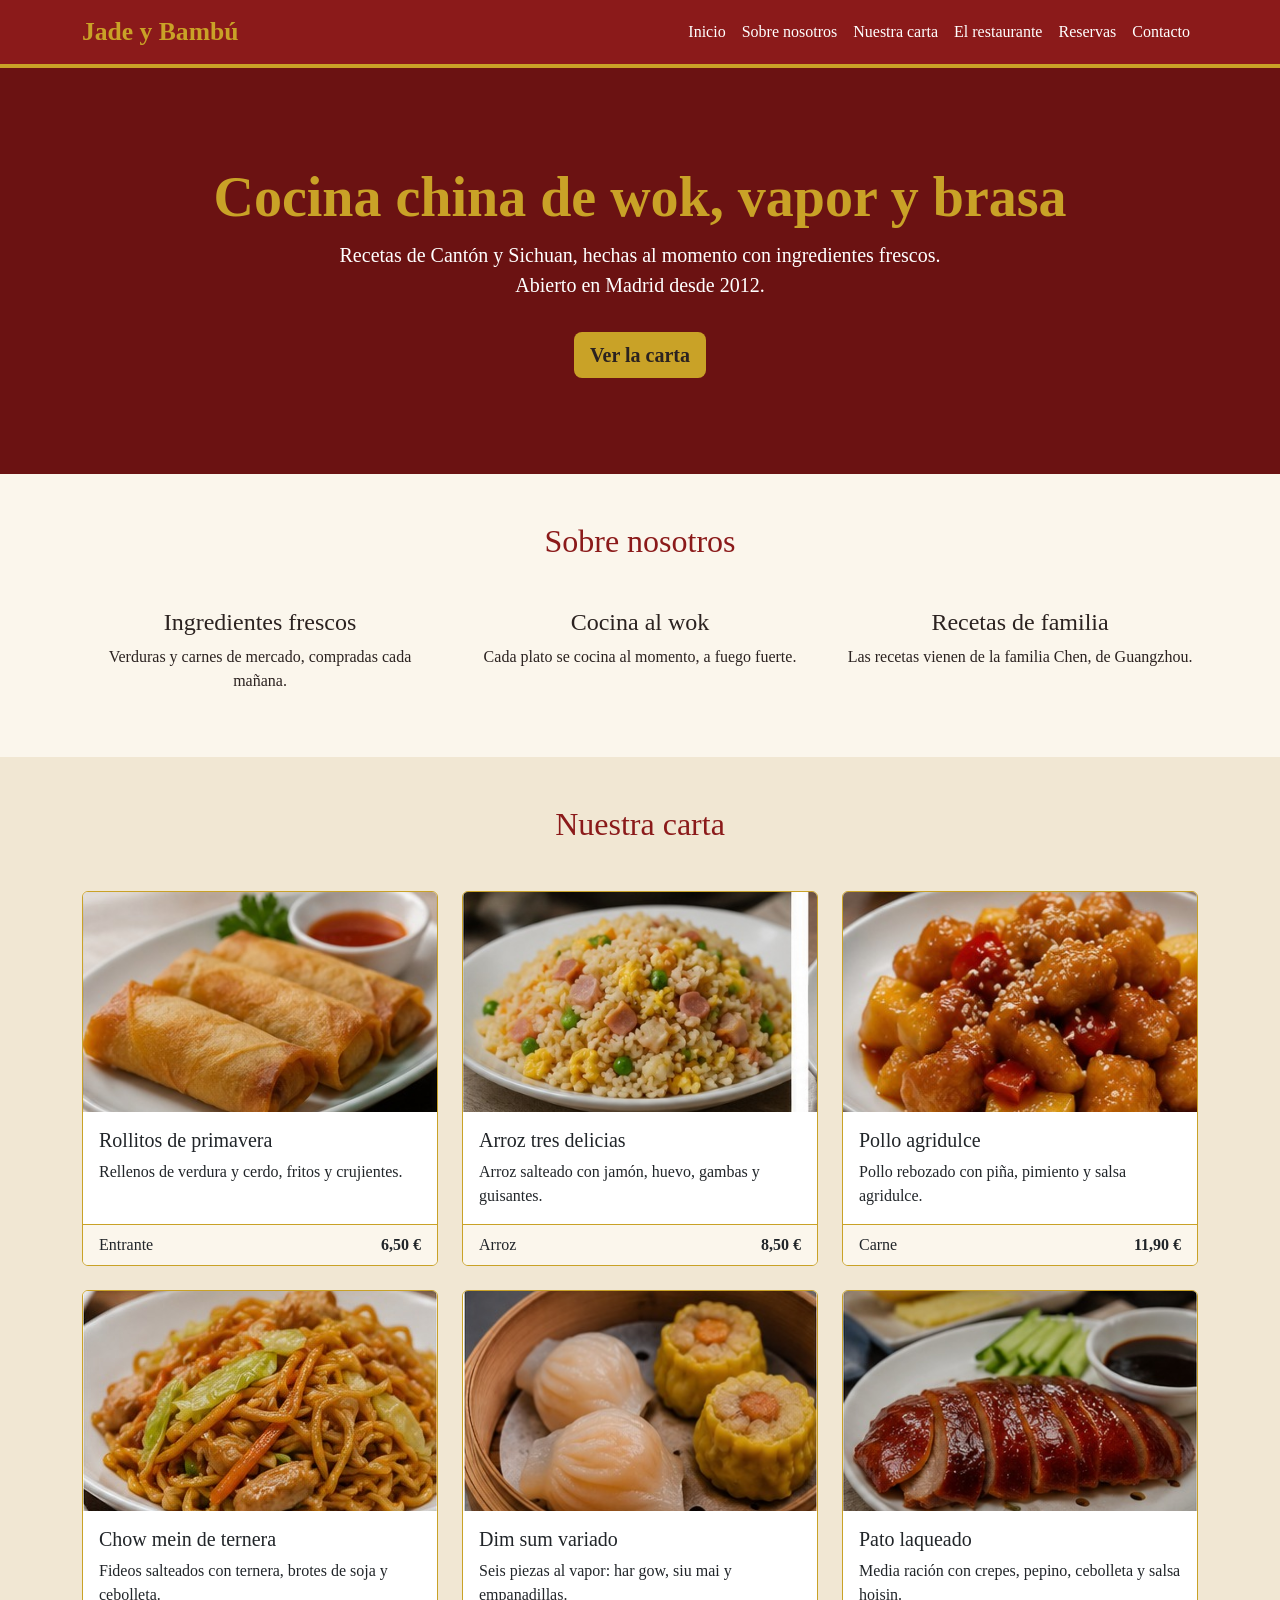
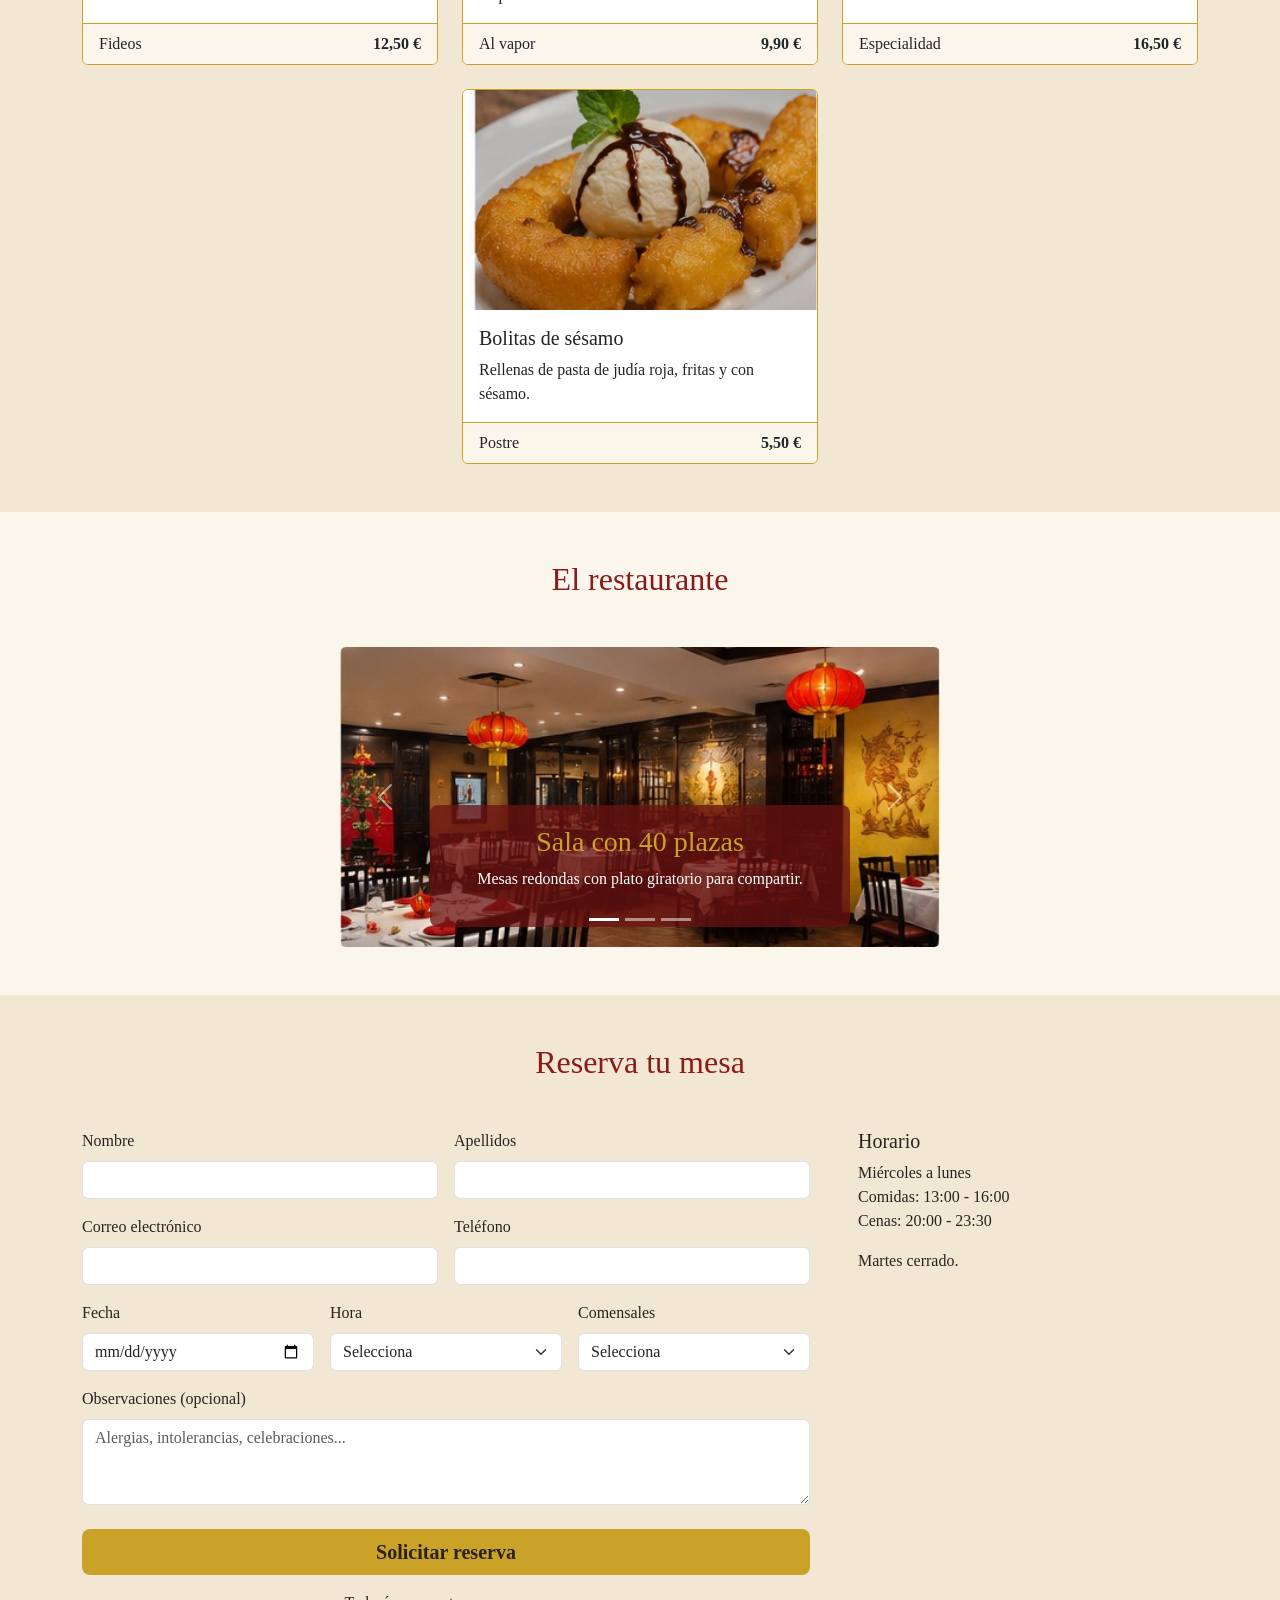
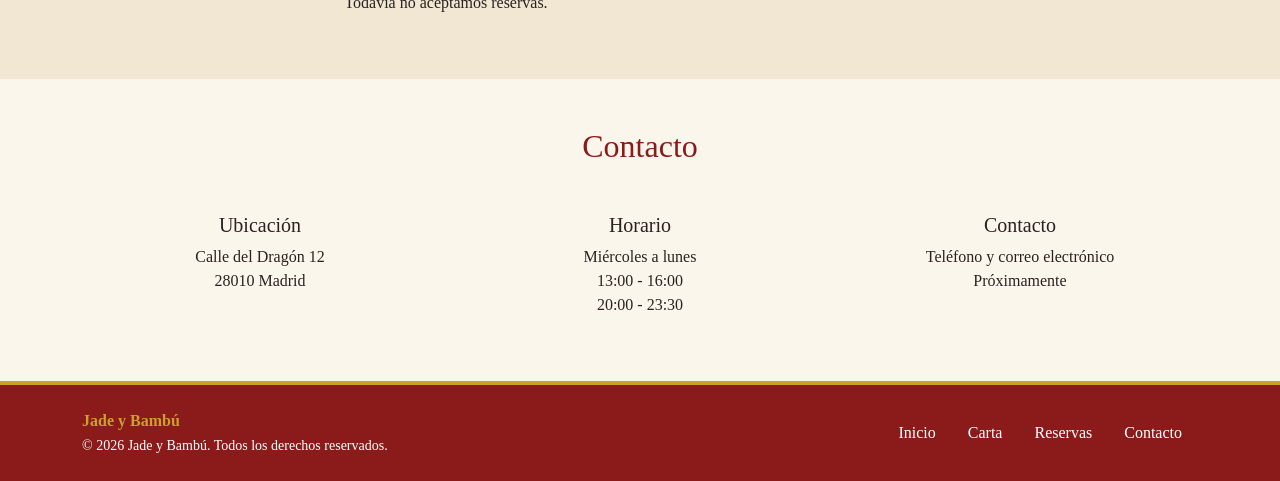
<file: index.html>
<!DOCTYPE html>
<html lang="es">

<head>
    <meta charset="UTF-8">
    <meta name="viewport" content="width=device-width, initial-scale=1.0">
    <meta name="description" content="Restaurante chino de cocina tradicional en Madrid">
    <title>Jade y Bambú | Restaurante Chino</title>

    <!-- Favicon -->
    <link rel="icon" type="image/x-icon" href="favicon/restaurante.ico">

    <!-- Bootstrap -->
    <link href="https://cdn.jsdelivr.net/npm/bootstrap@5.3.3/dist/css/bootstrap.min.css" rel="stylesheet">
    <script src="https://cdn.jsdelivr.net/npm/bootstrap@5.3.3/dist/js/bootstrap.bundle.min.js"></script>

    <!-- CSS propio -->
    <link rel="stylesheet" href="style.css">
</head>

<body id="inicio">

    <!-- CABECERA -->
    <nav class="navbar navbar-expand-lg cabecera">
        <div class="container">
            <a class="navbar-brand marca" href="#inicio">Jade y Bambú</a>

            <button class="navbar-toggler" type="button" data-bs-toggle="collapse"
                data-bs-target="#menu" aria-label="Abrir menú">
                <span class="navbar-toggler-icon"></span>
            </button>

            <div class="collapse navbar-collapse" id="menu">
                <ul class="navbar-nav ms-auto">
                    <li class="nav-item"><a class="nav-link" href="#inicio">Inicio</a></li>
                    <li class="nav-item"><a class="nav-link" href="#nosotros">Sobre nosotros</a></li>
                    <li class="nav-item"><a class="nav-link" href="#carta">Nuestra carta</a></li>
                    <li class="nav-item"><a class="nav-link" href="#restaurante">El restaurante</a></li>
                    <li class="nav-item"><a class="nav-link" href="#reservas">Reservas</a></li>
                    <li class="nav-item"><a class="nav-link" href="#contacto">Contacto</a></li>
                </ul>
            </div>
        </div>
    </nav>

    <main>

        <!-- HERO -->
        <section class="hero text-center">
            <div class="container">
                <h1 class="display-4 fw-bold">Cocina china de wok, vapor y brasa</h1>
                <p class="lead mx-auto">
                    Recetas de Cantón y Sichuan, hechas al momento con ingredientes frescos.
                    Abierto en Madrid desde 2012.
                </p>
                <a href="#carta" class="btn btn-rojo btn-lg">Ver la carta</a>
            </div>
        </section>

        <!-- NOSOTROS -->
        <section class="container py-5" id="nosotros">
            <h2 class="text-center mb-5">Sobre nosotros</h2>

            <div class="row g-4 text-center">
                <div class="col-md-4">
                    <h3 class="h4">Ingredientes frescos</h3>
                    <p>Verduras y carnes de mercado, compradas cada mañana.</p>
                </div>
                <div class="col-md-4">
                    <h3 class="h4">Cocina al wok</h3>
                    <p>Cada plato se cocina al momento, a fuego fuerte.</p>
                </div>
                <div class="col-md-4">
                    <h3 class="h4">Recetas de familia</h3>
                    <p>Las recetas vienen de la familia Chen, de Guangzhou.</p>
                </div>
            </div>
        </section>

        <!-- CARTA -->
        <section class="seccion-clara py-5" id="carta">
            <div class="container">
                <h2 class="text-center mb-5">Nuestra carta</h2>

                <div class="row g-4 justify-content-center">

                    <div class="col-md-6 col-lg-4">
                        <div class="card h-100">
                            <img src="imagenes/rollitos.jpg" class="card-img-top" alt="Rollitos de primavera">
                            <div class="card-body">
                                <h3 class="h5 card-title">Rollitos de primavera</h3>
                                <p class="card-text">Rellenos de verdura y cerdo, fritos y crujientes.</p>
                            </div>
                            <div class="card-footer d-flex justify-content-between">
                                <span>Entrante</span>
                                <strong>6,50 €</strong>
                            </div>
                        </div>
                    </div>

                    <div class="col-md-6 col-lg-4">
                        <div class="card h-100">
                            <img src="imagenes/arroz-tres-delicias.jpg" class="card-img-top" alt="Arroz tres delicias">
                            <div class="card-body">
                                <h3 class="h5 card-title">Arroz tres delicias</h3>
                                <p class="card-text">Arroz salteado con jamón, huevo, gambas y guisantes.</p>
                            </div>
                            <div class="card-footer d-flex justify-content-between">
                                <span>Arroz</span>
                                <strong>8,50 €</strong>
                            </div>
                        </div>
                    </div>

                    <div class="col-md-6 col-lg-4">
                        <div class="card h-100">
                            <img src="imagenes/pollo-agridulce.jpg" class="card-img-top" alt="Pollo agridulce">
                            <div class="card-body">
                                <h3 class="h5 card-title">Pollo agridulce</h3>
                                <p class="card-text">Pollo rebozado con piña, pimiento y salsa agridulce.</p>
                            </div>
                            <div class="card-footer d-flex justify-content-between">
                                <span>Carne</span>
                                <strong>11,90 €</strong>
                            </div>
                        </div>
                    </div>

                    <div class="col-md-6 col-lg-4">
                        <div class="card h-100">
                            <img src="imagenes/chow-mein.jpg" class="card-img-top" alt="Chow mein de ternera">
                            <div class="card-body">
                                <h3 class="h5 card-title">Chow mein de ternera</h3>
                                <p class="card-text">Fideos salteados con ternera, brotes de soja y cebolleta.</p>
                            </div>
                            <div class="card-footer d-flex justify-content-between">
                                <span>Fideos</span>
                                <strong>12,50 €</strong>
                            </div>
                        </div>
                    </div>

                    <div class="col-md-6 col-lg-4">
                        <div class="card h-100">
                            <img src="imagenes/dim-sum.jpg" class="card-img-top" alt="Dim sum variado">
                            <div class="card-body">
                                <h3 class="h5 card-title">Dim sum variado</h3>
                                <p class="card-text">Seis piezas al vapor: har gow, siu mai y empanadillas.</p>
                            </div>
                            <div class="card-footer d-flex justify-content-between">
                                <span>Al vapor</span>
                                <strong>9,90 €</strong>
                            </div>
                        </div>
                    </div>

                    <div class="col-md-6 col-lg-4">
                        <div class="card h-100">
                            <img src="imagenes/pato-laqueado.jpg" class="card-img-top" alt="Pato laqueado">
                            <div class="card-body">
                                <h3 class="h5 card-title">Pato laqueado</h3>
                                <p class="card-text">Media ración con crepes, pepino, cebolleta y salsa hoisin.</p>
                            </div>
                            <div class="card-footer d-flex justify-content-between">
                                <span>Especialidad</span>
                                <strong>16,50 €</strong>
                            </div>
                        </div>
                    </div>

                    <div class="col-md-6 col-lg-4">
                        <div class="card h-100">
                            <img src="imagenes/postre.jpg" class="card-img-top" alt="Bolitas de sésamo">
                            <div class="card-body">
                                <h3 class="h5 card-title">Bolitas de sésamo</h3>
                                <p class="card-text">Rellenas de pasta de judía roja, fritas y con sésamo.</p>
                            </div>
                            <div class="card-footer d-flex justify-content-between">
                                <span>Postre</span>
                                <strong>5,50 €</strong>
                            </div>
                        </div>
                    </div>

                </div>
            </div>
        </section>

        <!-- CARRUSEL -->
        <section class="container py-5" id="restaurante">
            <h2 class="text-center mb-5">El restaurante</h2>

            <div id="carrusel" class="carousel slide" data-bs-ride="carousel">

                <div class="carousel-indicators">
                    <button type="button" data-bs-target="#carrusel" data-bs-slide-to="0" class="active" aria-label="Diapositiva 1"></button>
                    <button type="button" data-bs-target="#carrusel" data-bs-slide-to="1" aria-label="Diapositiva 2"></button>
                    <button type="button" data-bs-target="#carrusel" data-bs-slide-to="2" aria-label="Diapositiva 3"></button>
                </div>

                <div class="carousel-inner rounded">

                    <div class="carousel-item active">
                        <img src="imagenes/restaurante-1.jpg" class="d-block w-100 foto-carrusel" alt="Sala del restaurante">
                        <div class="carousel-caption">
                            <h3>Sala con 40 plazas</h3>
                            <p>Mesas redondas con plato giratorio para compartir.</p>
                        </div>
                    </div>

                    <div class="carousel-item">
                        <img src="imagenes/restaurante-2.jpg" class="d-block w-100 foto-carrusel" alt="Cocina con wok">
                        <div class="carousel-caption">
                            <h3>Cocina a la vista</h3>
                            <p>Ves cómo se prepara cada plato en el wok.</p>
                        </div>
                    </div>

                    <div class="carousel-item">
                        <img src="imagenes/restaurante-3.jpg" class="d-block w-100 foto-carrusel" alt="Mesa con platos">
                        <div class="carousel-caption">
                            <h3>Menús para grupos</h3>
                            <p>Desde 4 personas, con platos al centro.</p>
                        </div>
                    </div>

                </div>

                <button class="carousel-control-prev" type="button" data-bs-target="#carrusel" data-bs-slide="prev">
                    <span class="carousel-control-prev-icon" aria-hidden="true"></span>
                    <span class="visually-hidden">Anterior</span>
                </button>
                <button class="carousel-control-next" type="button" data-bs-target="#carrusel" data-bs-slide="next">
                    <span class="carousel-control-next-icon" aria-hidden="true"></span>
                    <span class="visually-hidden">Siguiente</span>
                </button>

            </div>
        </section>

        <!-- RESERVAS -->
        <section class="seccion-clara py-5" id="reservas">
            <div class="container">
                <h2 class="text-center mb-5">Reserva tu mesa</h2>

                <div class="row g-5">

                    <!-- Formulario -->
                    <div class="col-lg-8">
                        <form onsubmit="event.preventDefault(); document.getElementById('mensaje-reserva').hidden = false;">
                            <div class="row g-3">

                                <div class="col-sm-6">
                                    <label for="nombre" class="form-label">Nombre</label>
                                    <input type="text" class="form-control" id="nombre" required>
                                </div>

                                <div class="col-sm-6">
                                    <label for="apellidos" class="form-label">Apellidos</label>
                                    <input type="text" class="form-control" id="apellidos" required>
                                </div>

                                <div class="col-sm-6">
                                    <label for="email" class="form-label">Correo electrónico</label>
                                    <input type="email" class="form-control" id="email" required>
                                </div>

                                <div class="col-sm-6">
                                    <label for="telefono" class="form-label">Teléfono</label>
                                    <input type="tel" class="form-control" id="telefono" required>
                                </div>

                                <div class="col-md-4">
                                    <label for="fecha" class="form-label">Fecha</label>
                                    <input type="date" class="form-control" id="fecha" required>
                                </div>

                                <div class="col-md-4">
                                    <label for="hora" class="form-label">Hora</label>
                                    <select class="form-select" id="hora" required>
                                        <option value="">Selecciona</option>
                                        <optgroup label="Comidas">
                                            <option>13:00</option>
                                            <option>13:30</option>
                                            <option>14:00</option>
                                            <option>14:30</option>
                                            <option>15:00</option>
                                        </optgroup>
                                        <optgroup label="Cenas">
                                            <option>20:00</option>
                                            <option>20:30</option>
                                            <option>21:00</option>
                                            <option>21:30</option>
                                            <option>22:00</option>
                                            <option>22:30</option>
                                        </optgroup>
                                    </select>
                                </div>

                                <div class="col-md-4">
                                    <label for="personas" class="form-label">Comensales</label>
                                    <select class="form-select" id="personas" required>
                                        <option value="">Selecciona</option>
                                        <option>1 persona</option>
                                        <option>2 personas</option>
                                        <option>3 personas</option>
                                        <option>4 personas</option>
                                        <option>5 personas</option>
                                        <option>6 personas</option>
                                        <option>7 personas</option>
                                        <option>8 personas</option>
                                    </select>
                                </div>

                                <div class="col-12">
                                    <label for="observaciones" class="form-label">Observaciones (opcional)</label>
                                    <textarea class="form-control" id="observaciones" rows="3"
                                        placeholder="Alergias, intolerancias, celebraciones..."></textarea>
                                </div>

                            </div>

                            <button class="btn btn-rojo btn-lg w-100 mt-4" type="submit">Solicitar reserva</button>

                            <p class="text-center mt-3">Todavía no aceptamos reservas.</p>

                            <p id="mensaje-reserva" class="alert alert-success" role="status" hidden>
                                Gracias. Los campos son correctos. Esta es una reserva de prueba
                                y no se ha enviado al restaurante.
                            </p>
                        </form>
                    </div>

                    <!-- Horario -->
                    <div class="col-lg-4">
                        <h3 class="h5">Horario</h3>
                        <p>
                            Miércoles a lunes<br>
                            Comidas: 13:00 - 16:00<br>
                            Cenas: 20:00 - 23:30
                        </p>
                        <p>Martes cerrado.</p>
                    </div>

                </div>
            </div>
        </section>

        <!-- CONTACTO -->
        <section class="container py-5" id="contacto">
            <h2 class="text-center mb-5">Contacto</h2>

            <div class="row g-4 text-center">
                <div class="col-md-4">
                    <h3 class="h5">Ubicación</h3>
                    <p>Calle del Dragón 12<br>28010 Madrid</p>
                </div>
                <div class="col-md-4">
                    <h3 class="h5">Horario</h3>
                    <p>Miércoles a lunes<br>13:00 - 16:00<br>20:00 - 23:30</p>
                </div>
                <div class="col-md-4">
                    <h3 class="h5">Contacto</h3>
                    <p>Teléfono y correo electrónico<br>Próximamente</p>
                </div>
            </div>
        </section>

    </main>

    <!-- PIE DE PÁGINA -->
    <footer class="pie-pagina py-4">
        <div class="container d-flex flex-wrap justify-content-between align-items-center">
            <div>
                <strong>Jade y Bambú</strong><br>
                <small>© 2026 Jade y Bambú. Todos los derechos reservados.</small>
            </div>

            <ul class="nav">
                <li class="nav-item"><a class="nav-link" href="#inicio">Inicio</a></li>
                <li class="nav-item"><a class="nav-link" href="#carta">Carta</a></li>
                <li class="nav-item"><a class="nav-link" href="#reservas">Reservas</a></li>
                <li class="nav-item"><a class="nav-link" href="#contacto">Contacto</a></li>
            </ul>
        </div>
    </footer>

</body>

</html>
</file>
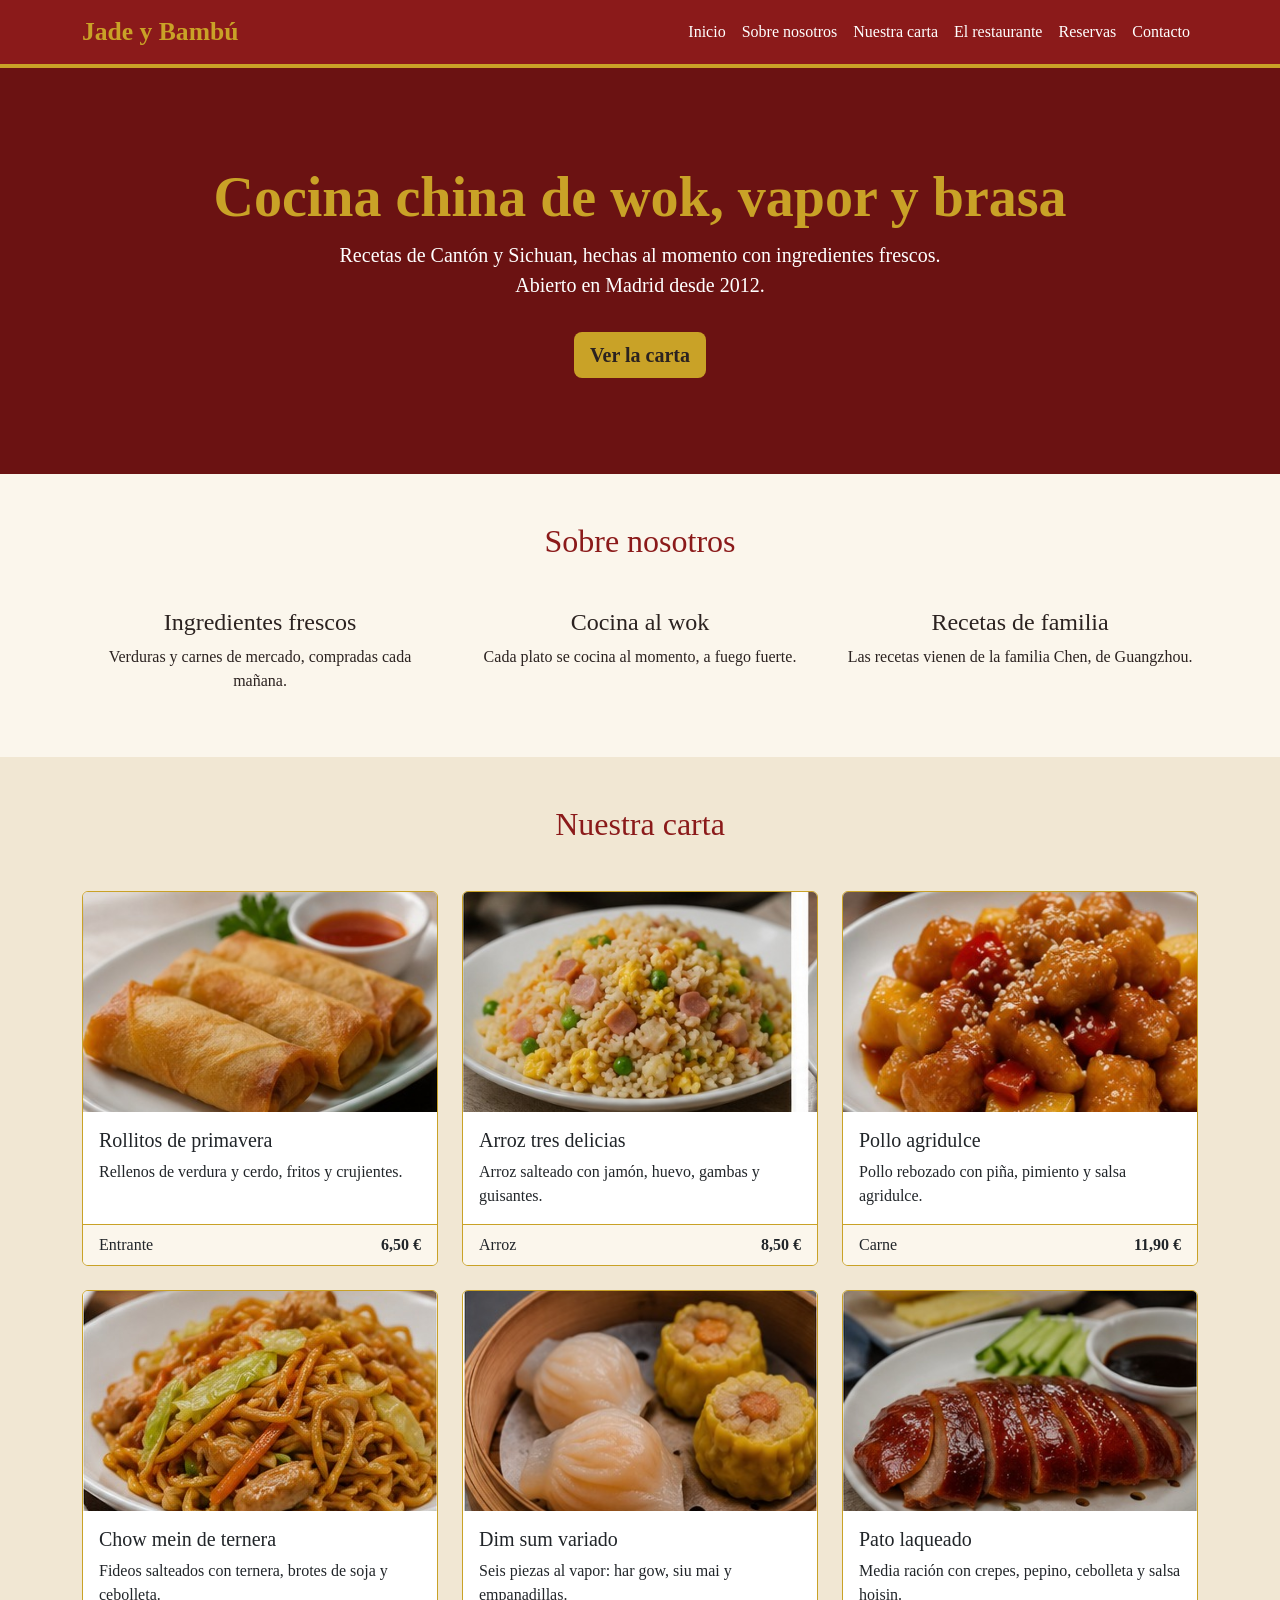
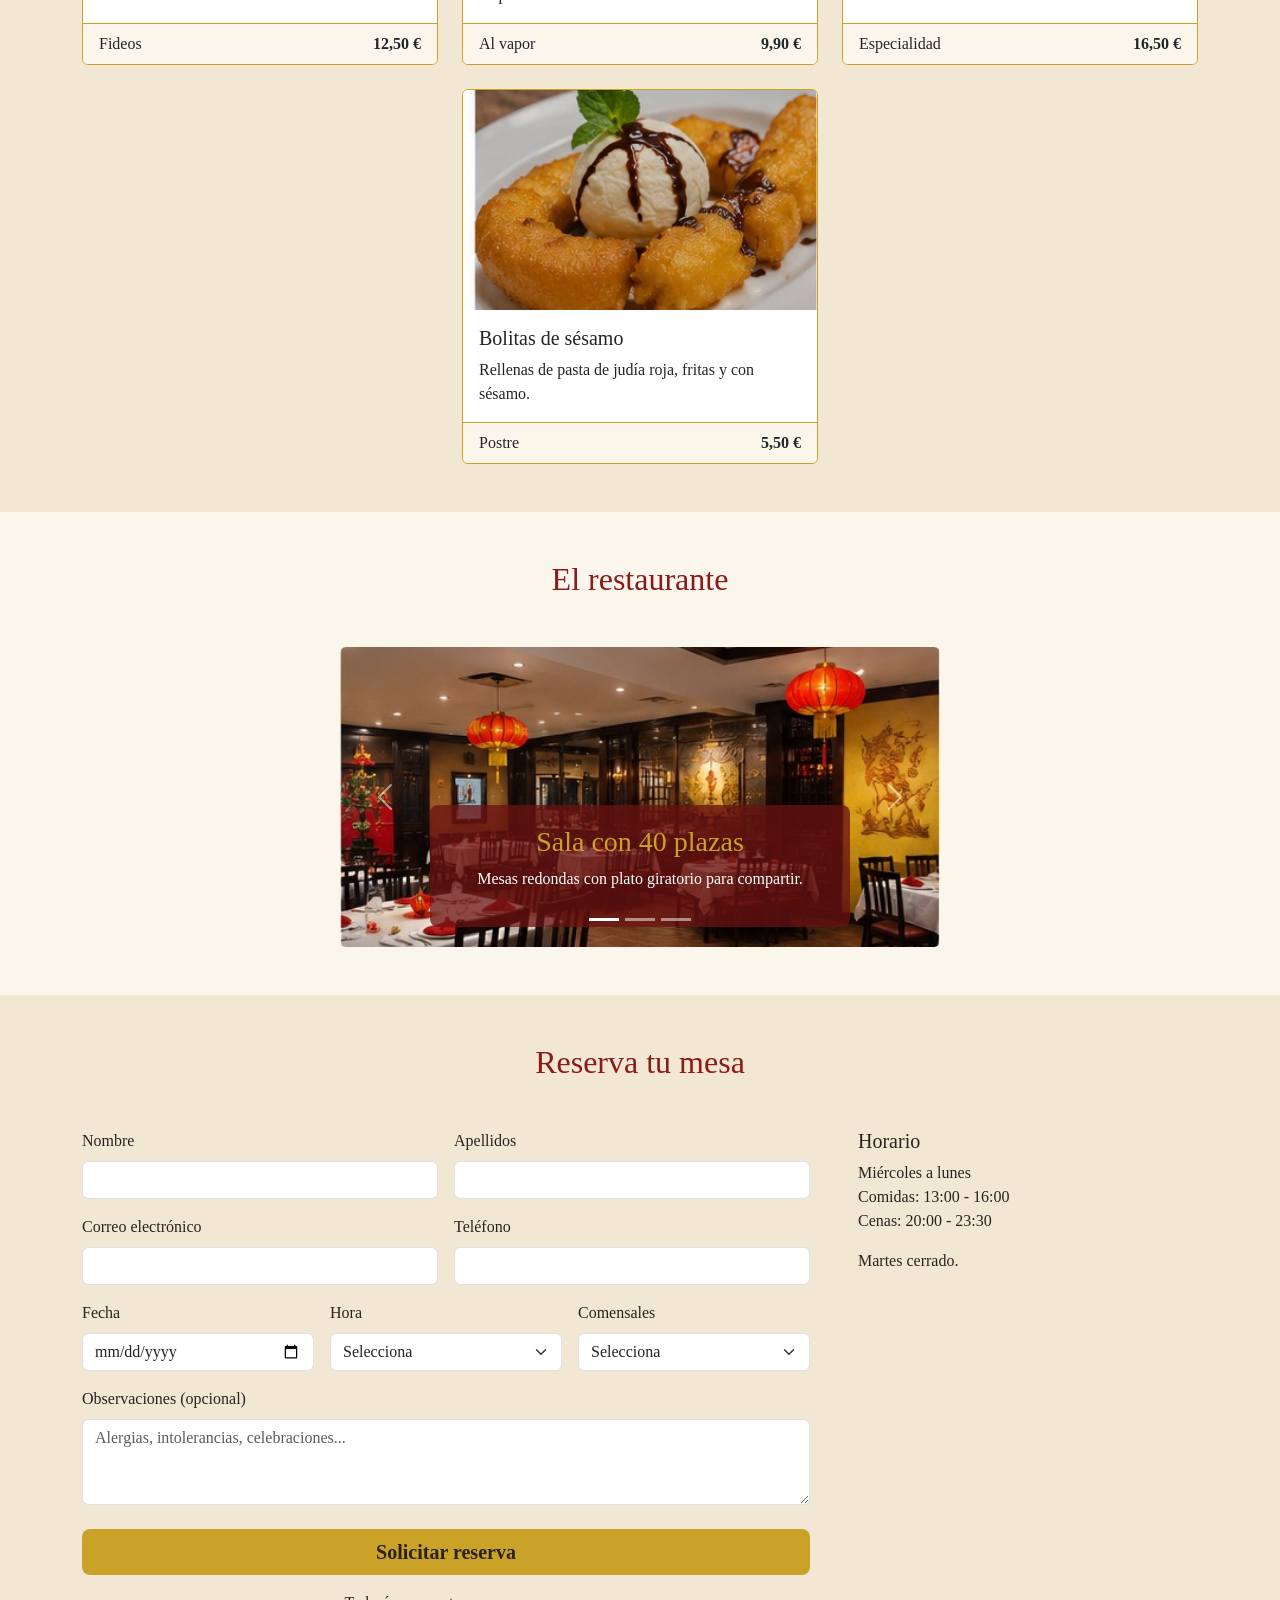
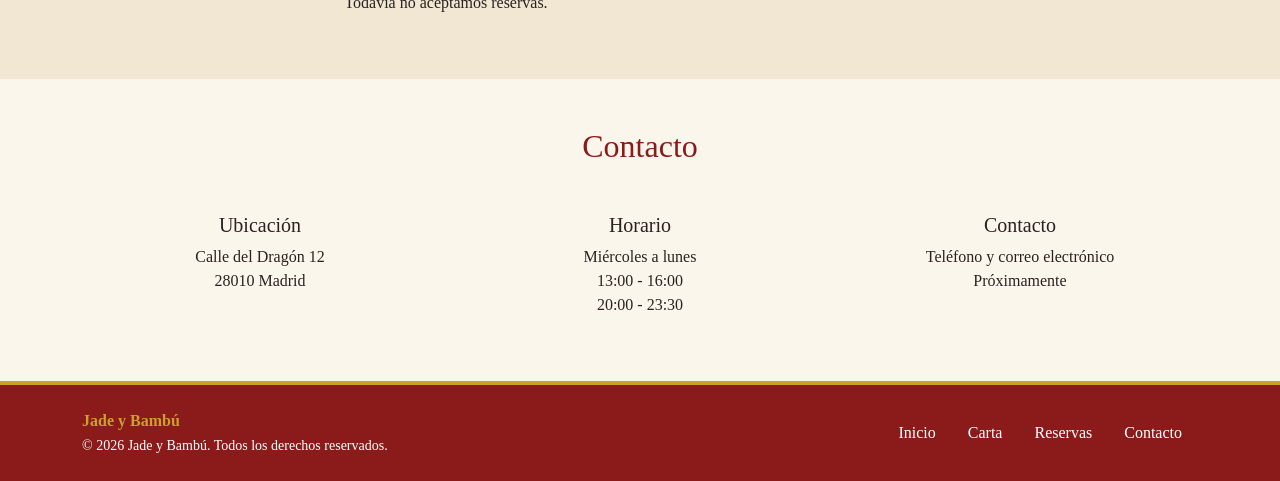
<file: tareabootstrap/index.html>
<!DOCTYPE html>
<html lang="es">

<head>
    <meta charset="UTF-8">
    <meta name="viewport" content="width=device-width, initial-scale=1.0">
    <meta name="description" content="Restaurante chino de cocina tradicional en Madrid">
    <title>Jade y Bambú | Restaurante Chino</title>

    <!-- Favicon -->
    <link rel="icon" type="image/x-icon" href="favicon/restaurante.ico">

    <!-- Bootstrap -->
    <link href="https://cdn.jsdelivr.net/npm/bootstrap@5.3.3/dist/css/bootstrap.min.css" rel="stylesheet">
    <script src="https://cdn.jsdelivr.net/npm/bootstrap@5.3.3/dist/js/bootstrap.bundle.min.js"></script>

    <!-- CSS propio -->
    <link rel="stylesheet" href="style.css">
</head>

<body id="inicio">

    <!-- CABECERA -->
    <nav class="navbar navbar-expand-lg cabecera">
        <div class="container">
            <a class="navbar-brand marca" href="#inicio">Jade y Bambú</a>

            <button class="navbar-toggler" type="button" data-bs-toggle="collapse"
                data-bs-target="#menu" aria-label="Abrir menú">
                <span class="navbar-toggler-icon"></span>
            </button>

            <div class="collapse navbar-collapse" id="menu">
                <ul class="navbar-nav ms-auto">
                    <li class="nav-item"><a class="nav-link" href="#inicio">Inicio</a></li>
                    <li class="nav-item"><a class="nav-link" href="#nosotros">Sobre nosotros</a></li>
                    <li class="nav-item"><a class="nav-link" href="#carta">Nuestra carta</a></li>
                    <li class="nav-item"><a class="nav-link" href="#restaurante">El restaurante</a></li>
                    <li class="nav-item"><a class="nav-link" href="#reservas">Reservas</a></li>
                    <li class="nav-item"><a class="nav-link" href="#contacto">Contacto</a></li>
                </ul>
            </div>
        </div>
    </nav>

    <main>

        <!-- HERO -->
        <section class="hero text-center">
            <div class="container">
                <h1 class="display-4 fw-bold">Cocina china de wok, vapor y brasa</h1>
                <p class="lead mx-auto">
                    Recetas de Cantón y Sichuan, hechas al momento con ingredientes frescos.
                    Abierto en Madrid desde 2012.
                </p>
                <a href="#carta" class="btn btn-rojo btn-lg">Ver la carta</a>
            </div>
        </section>

        <!-- NOSOTROS -->
        <section class="container py-5" id="nosotros">
            <h2 class="text-center mb-5">Sobre nosotros</h2>

            <div class="row g-4 text-center">
                <div class="col-md-4">
                    <h3 class="h4">Ingredientes frescos</h3>
                    <p>Verduras y carnes de mercado, compradas cada mañana.</p>
                </div>
                <div class="col-md-4">
                    <h3 class="h4">Cocina al wok</h3>
                    <p>Cada plato se cocina al momento, a fuego fuerte.</p>
                </div>
                <div class="col-md-4">
                    <h3 class="h4">Recetas de familia</h3>
                    <p>Las recetas vienen de la familia Chen, de Guangzhou.</p>
                </div>
            </div>
        </section>

        <!-- CARTA -->
        <section class="seccion-clara py-5" id="carta">
            <div class="container">
                <h2 class="text-center mb-5">Nuestra carta</h2>

                <div class="row g-4 justify-content-center">

                    <div class="col-md-6 col-lg-4">
                        <div class="card h-100">
                            <img src="imagenes/rollitos.jpg" class="card-img-top" alt="Rollitos de primavera">
                            <div class="card-body">
                                <h3 class="h5 card-title">Rollitos de primavera</h3>
                                <p class="card-text">Rellenos de verdura y cerdo, fritos y crujientes.</p>
                            </div>
                            <div class="card-footer d-flex justify-content-between">
                                <span>Entrante</span>
                                <strong>6,50 €</strong>
                            </div>
                        </div>
                    </div>

                    <div class="col-md-6 col-lg-4">
                        <div class="card h-100">
                            <img src="imagenes/arroz-tres-delicias.jpg" class="card-img-top" alt="Arroz tres delicias">
                            <div class="card-body">
                                <h3 class="h5 card-title">Arroz tres delicias</h3>
                                <p class="card-text">Arroz salteado con jamón, huevo, gambas y guisantes.</p>
                            </div>
                            <div class="card-footer d-flex justify-content-between">
                                <span>Arroz</span>
                                <strong>8,50 €</strong>
                            </div>
                        </div>
                    </div>

                    <div class="col-md-6 col-lg-4">
                        <div class="card h-100">
                            <img src="imagenes/pollo-agridulce.jpg" class="card-img-top" alt="Pollo agridulce">
                            <div class="card-body">
                                <h3 class="h5 card-title">Pollo agridulce</h3>
                                <p class="card-text">Pollo rebozado con piña, pimiento y salsa agridulce.</p>
                            </div>
                            <div class="card-footer d-flex justify-content-between">
                                <span>Carne</span>
                                <strong>11,90 €</strong>
                            </div>
                        </div>
                    </div>

                    <div class="col-md-6 col-lg-4">
                        <div class="card h-100">
                            <img src="imagenes/chow-mein.jpg" class="card-img-top" alt="Chow mein de ternera">
                            <div class="card-body">
                                <h3 class="h5 card-title">Chow mein de ternera</h3>
                                <p class="card-text">Fideos salteados con ternera, brotes de soja y cebolleta.</p>
                            </div>
                            <div class="card-footer d-flex justify-content-between">
                                <span>Fideos</span>
                                <strong>12,50 €</strong>
                            </div>
                        </div>
                    </div>

                    <div class="col-md-6 col-lg-4">
                        <div class="card h-100">
                            <img src="imagenes/dim-sum.jpg" class="card-img-top" alt="Dim sum variado">
                            <div class="card-body">
                                <h3 class="h5 card-title">Dim sum variado</h3>
                                <p class="card-text">Seis piezas al vapor: har gow, siu mai y empanadillas.</p>
                            </div>
                            <div class="card-footer d-flex justify-content-between">
                                <span>Al vapor</span>
                                <strong>9,90 €</strong>
                            </div>
                        </div>
                    </div>

                    <div class="col-md-6 col-lg-4">
                        <div class="card h-100">
                            <img src="imagenes/pato-laqueado.jpg" class="card-img-top" alt="Pato laqueado">
                            <div class="card-body">
                                <h3 class="h5 card-title">Pato laqueado</h3>
                                <p class="card-text">Media ración con crepes, pepino, cebolleta y salsa hoisin.</p>
                            </div>
                            <div class="card-footer d-flex justify-content-between">
                                <span>Especialidad</span>
                                <strong>16,50 €</strong>
                            </div>
                        </div>
                    </div>

                    <div class="col-md-6 col-lg-4">
                        <div class="card h-100">
                            <img src="imagenes/postre.jpg" class="card-img-top" alt="Bolitas de sésamo">
                            <div class="card-body">
                                <h3 class="h5 card-title">Bolitas de sésamo</h3>
                                <p class="card-text">Rellenas de pasta de judía roja, fritas y con sésamo.</p>
                            </div>
                            <div class="card-footer d-flex justify-content-between">
                                <span>Postre</span>
                                <strong>5,50 €</strong>
                            </div>
                        </div>
                    </div>

                </div>
            </div>
        </section>

        <!-- CARRUSEL -->
        <section class="container py-5" id="restaurante">
            <h2 class="text-center mb-5">El restaurante</h2>

            <div id="carrusel" class="carousel slide" data-bs-ride="carousel">

                <div class="carousel-indicators">
                    <button type="button" data-bs-target="#carrusel" data-bs-slide-to="0" class="active" aria-label="Diapositiva 1"></button>
                    <button type="button" data-bs-target="#carrusel" data-bs-slide-to="1" aria-label="Diapositiva 2"></button>
                    <button type="button" data-bs-target="#carrusel" data-bs-slide-to="2" aria-label="Diapositiva 3"></button>
                </div>

                <div class="carousel-inner rounded">

                    <div class="carousel-item active">
                        <img src="imagenes/restaurante-1.jpg" class="d-block w-100 foto-carrusel" alt="Sala del restaurante">
                        <div class="carousel-caption">
                            <h3>Sala con 40 plazas</h3>
                            <p>Mesas redondas con plato giratorio para compartir.</p>
                        </div>
                    </div>

                    <div class="carousel-item">
                        <img src="imagenes/restaurante-2.jpg" class="d-block w-100 foto-carrusel" alt="Cocina con wok">
                        <div class="carousel-caption">
                            <h3>Cocina a la vista</h3>
                            <p>Ves cómo se prepara cada plato en el wok.</p>
                        </div>
                    </div>

                    <div class="carousel-item">
                        <img src="imagenes/restaurante-3.jpg" class="d-block w-100 foto-carrusel" alt="Mesa con platos">
                        <div class="carousel-caption">
                            <h3>Menús para grupos</h3>
                            <p>Desde 4 personas, con platos al centro.</p>
                        </div>
                    </div>

                </div>

                <button class="carousel-control-prev" type="button" data-bs-target="#carrusel" data-bs-slide="prev">
                    <span class="carousel-control-prev-icon" aria-hidden="true"></span>
                    <span class="visually-hidden">Anterior</span>
                </button>
                <button class="carousel-control-next" type="button" data-bs-target="#carrusel" data-bs-slide="next">
                    <span class="carousel-control-next-icon" aria-hidden="true"></span>
                    <span class="visually-hidden">Siguiente</span>
                </button>

            </div>
        </section>

        <!-- RESERVAS -->
        <section class="seccion-clara py-5" id="reservas">
            <div class="container">
                <h2 class="text-center mb-5">Reserva tu mesa</h2>

                <div class="row g-5">

                    <!-- Formulario -->
                    <div class="col-lg-8">
                        <form onsubmit="event.preventDefault(); document.getElementById('mensaje-reserva').hidden = false;">
                            <div class="row g-3">

                                <div class="col-sm-6">
                                    <label for="nombre" class="form-label">Nombre</label>
                                    <input type="text" class="form-control" id="nombre" required>
                                </div>

                                <div class="col-sm-6">
                                    <label for="apellidos" class="form-label">Apellidos</label>
                                    <input type="text" class="form-control" id="apellidos" required>
                                </div>

                                <div class="col-sm-6">
                                    <label for="email" class="form-label">Correo electrónico</label>
                                    <input type="email" class="form-control" id="email" required>
                                </div>

                                <div class="col-sm-6">
                                    <label for="telefono" class="form-label">Teléfono</label>
                                    <input type="tel" class="form-control" id="telefono" required>
                                </div>

                                <div class="col-md-4">
                                    <label for="fecha" class="form-label">Fecha</label>
                                    <input type="date" class="form-control" id="fecha" required>
                                </div>

                                <div class="col-md-4">
                                    <label for="hora" class="form-label">Hora</label>
                                    <select class="form-select" id="hora" required>
                                        <option value="">Selecciona</option>
                                        <optgroup label="Comidas">
                                            <option>13:00</option>
                                            <option>13:30</option>
                                            <option>14:00</option>
                                            <option>14:30</option>
                                            <option>15:00</option>
                                        </optgroup>
                                        <optgroup label="Cenas">
                                            <option>20:00</option>
                                            <option>20:30</option>
                                            <option>21:00</option>
                                            <option>21:30</option>
                                            <option>22:00</option>
                                            <option>22:30</option>
                                        </optgroup>
                                    </select>
                                </div>

                                <div class="col-md-4">
                                    <label for="personas" class="form-label">Comensales</label>
                                    <select class="form-select" id="personas" required>
                                        <option value="">Selecciona</option>
                                        <option>1 persona</option>
                                        <option>2 personas</option>
                                        <option>3 personas</option>
                                        <option>4 personas</option>
                                        <option>5 personas</option>
                                        <option>6 personas</option>
                                        <option>7 personas</option>
                                        <option>8 personas</option>
                                    </select>
                                </div>

                                <div class="col-12">
                                    <label for="observaciones" class="form-label">Observaciones (opcional)</label>
                                    <textarea class="form-control" id="observaciones" rows="3"
                                        placeholder="Alergias, intolerancias, celebraciones..."></textarea>
                                </div>

                            </div>

                            <button class="btn btn-rojo btn-lg w-100 mt-4" type="submit">Solicitar reserva</button>

                            <p class="text-center mt-3">Todavía no aceptamos reservas.</p>

                            <p id="mensaje-reserva" class="alert alert-success" role="status" hidden>
                                Gracias. Los campos son correctos. Esta es una reserva de prueba
                                y no se ha enviado al restaurante.
                            </p>
                        </form>
                    </div>

                    <!-- Horario -->
                    <div class="col-lg-4">
                        <h3 class="h5">Horario</h3>
                        <p>
                            Miércoles a lunes<br>
                            Comidas: 13:00 - 16:00<br>
                            Cenas: 20:00 - 23:30
                        </p>
                        <p>Martes cerrado.</p>
                    </div>

                </div>
            </div>
        </section>

        <!-- CONTACTO -->
        <section class="container py-5" id="contacto">
            <h2 class="text-center mb-5">Contacto</h2>

            <div class="row g-4 text-center">
                <div class="col-md-4">
                    <h3 class="h5">Ubicación</h3>
                    <p>Calle del Dragón 12<br>28010 Madrid</p>
                </div>
                <div class="col-md-4">
                    <h3 class="h5">Horario</h3>
                    <p>Miércoles a lunes<br>13:00 - 16:00<br>20:00 - 23:30</p>
                </div>
                <div class="col-md-4">
                    <h3 class="h5">Contacto</h3>
                    <p>Teléfono y correo electrónico<br>Próximamente</p>
                </div>
            </div>
        </section>

    </main>

    <!-- PIE DE PÁGINA -->
    <footer class="pie-pagina py-4">
        <div class="container d-flex flex-wrap justify-content-between align-items-center">
            <div>
                <strong>Jade y Bambú</strong><br>
                <small>© 2026 Jade y Bambú. Todos los derechos reservados.</small>
            </div>

            <ul class="nav">
                <li class="nav-item"><a class="nav-link" href="#inicio">Inicio</a></li>
                <li class="nav-item"><a class="nav-link" href="#carta">Carta</a></li>
                <li class="nav-item"><a class="nav-link" href="#reservas">Reservas</a></li>
                <li class="nav-item"><a class="nav-link" href="#contacto">Contacto</a></li>
            </ul>
        </div>
    </footer>

</body>

</html>
</file>
<file: style.css>
:root {
    --rojo: #8b1a1a;
    --rojo-oscuro: #6b1212;
    --dorado: #c9a227;
    --crema: #fbf6ec;
    --texto: #2b2220;
}

html {
    scroll-behavior: smooth;
}

body {
    background-color: var(--crema);
    color: var(--texto);
    font-family: Georgia, "Times New Roman", serif;
}

h1, h2, h3, h4, h5 {
    color: var(--rojo);
}

/* Cabecera */
.cabecera {
    background-color: var(--rojo);
    border-bottom: 4px solid var(--dorado);
}

.marca {
    color: var(--dorado);
    font-size: 1.6rem;
    font-weight: bold;
}

.cabecera .nav-link {
    color: #fff;
}

.cabecera .nav-link:hover {
    color: var(--dorado);
}

.navbar-toggler {
    background-color: var(--crema);
}

/* Hero */
.hero {
    background-color: var(--rojo-oscuro);
    color: #fff;
    padding: 6rem 0;
}

.hero h1 {
    color: var(--dorado);
}

.hero .lead {
    max-width: 650px;
    margin-bottom: 2rem;
}

/* Botón */
.btn-rojo {
    background-color: var(--dorado);
    color: var(--texto);
    border: none;
    font-weight: bold;
}

.btn-rojo:hover {
    background-color: var(--rojo);
    color: #fff;
}

/* Secciones con fondo distinto */
.seccion-clara {
    background-color: #f1e7d3;
}

/* Tarjetas de la carta */
.card {
    border: 1px solid var(--dorado);
    background-color: #fff;
}

.card-img-top {
    height: 220px;
    object-fit: cover;
    background-color: #d9cdb5;
}

.card-footer {
    background-color: var(--crema);
    border-top: 1px solid var(--dorado);
}

/* Carrusel */
#carrusel {
    max-width: 600px;
    margin: 0 auto;
}

.foto-carrusel {
    height: 300px;
    object-fit: cover;
    background-color: #d9cdb5;
}

.carousel-caption {
    background-color: rgba(107, 18, 18, 0.75);
    border-radius: 0.5rem;
}

.carousel-caption h3 {
    color: var(--dorado);
}

/* Pie de página */
.pie-pagina {
    background-color: var(--rojo);
    color: #fff;
    border-top: 4px solid var(--dorado);
}

.pie-pagina strong {
    color: var(--dorado);
}

.pie-pagina .nav-link {
    color: #fff;
}

.pie-pagina .nav-link:hover {
    color: var(--dorado);
}
</file>
<file: tareabootstrap/style.css>
:root {
    --rojo: #8b1a1a;
    --rojo-oscuro: #6b1212;
    --dorado: #c9a227;
    --crema: #fbf6ec;
    --texto: #2b2220;
}

html {
    scroll-behavior: smooth;
}

body {
    background-color: var(--crema);
    color: var(--texto);
    font-family: Georgia, "Times New Roman", serif;
}

h1, h2, h3, h4, h5 {
    color: var(--rojo);
}

/* Cabecera */
.cabecera {
    background-color: var(--rojo);
    border-bottom: 4px solid var(--dorado);
}

.marca {
    color: var(--dorado);
    font-size: 1.6rem;
    font-weight: bold;
}

.cabecera .nav-link {
    color: #fff;
}

.cabecera .nav-link:hover {
    color: var(--dorado);
}

.navbar-toggler {
    background-color: var(--crema);
}

/* Hero */
.hero {
    background-color: var(--rojo-oscuro);
    color: #fff;
    padding: 6rem 0;
}

.hero h1 {
    color: var(--dorado);
}

.hero .lead {
    max-width: 650px;
    margin-bottom: 2rem;
}

/* Botón */
.btn-rojo {
    background-color: var(--dorado);
    color: var(--texto);
    border: none;
    font-weight: bold;
}

.btn-rojo:hover {
    background-color: var(--rojo);
    color: #fff;
}

/* Secciones con fondo distinto */
.seccion-clara {
    background-color: #f1e7d3;
}

/* Tarjetas de la carta */
.card {
    border: 1px solid var(--dorado);
    background-color: #fff;
}

.card-img-top {
    height: 220px;
    object-fit: cover;
    background-color: #d9cdb5;
}

.card-footer {
    background-color: var(--crema);
    border-top: 1px solid var(--dorado);
}

/* Carrusel */
#carrusel {
    max-width: 600px;
    margin: 0 auto;
}

.foto-carrusel {
    height: 300px;
    object-fit: cover;
    background-color: #d9cdb5;
}

.carousel-caption {
    background-color: rgba(107, 18, 18, 0.75);
    border-radius: 0.5rem;
}

.carousel-caption h3 {
    color: var(--dorado);
}

/* Pie de página */
.pie-pagina {
    background-color: var(--rojo);
    color: #fff;
    border-top: 4px solid var(--dorado);
}

.pie-pagina strong {
    color: var(--dorado);
}

.pie-pagina .nav-link {
    color: #fff;
}

.pie-pagina .nav-link:hover {
    color: var(--dorado);
}
</file>
